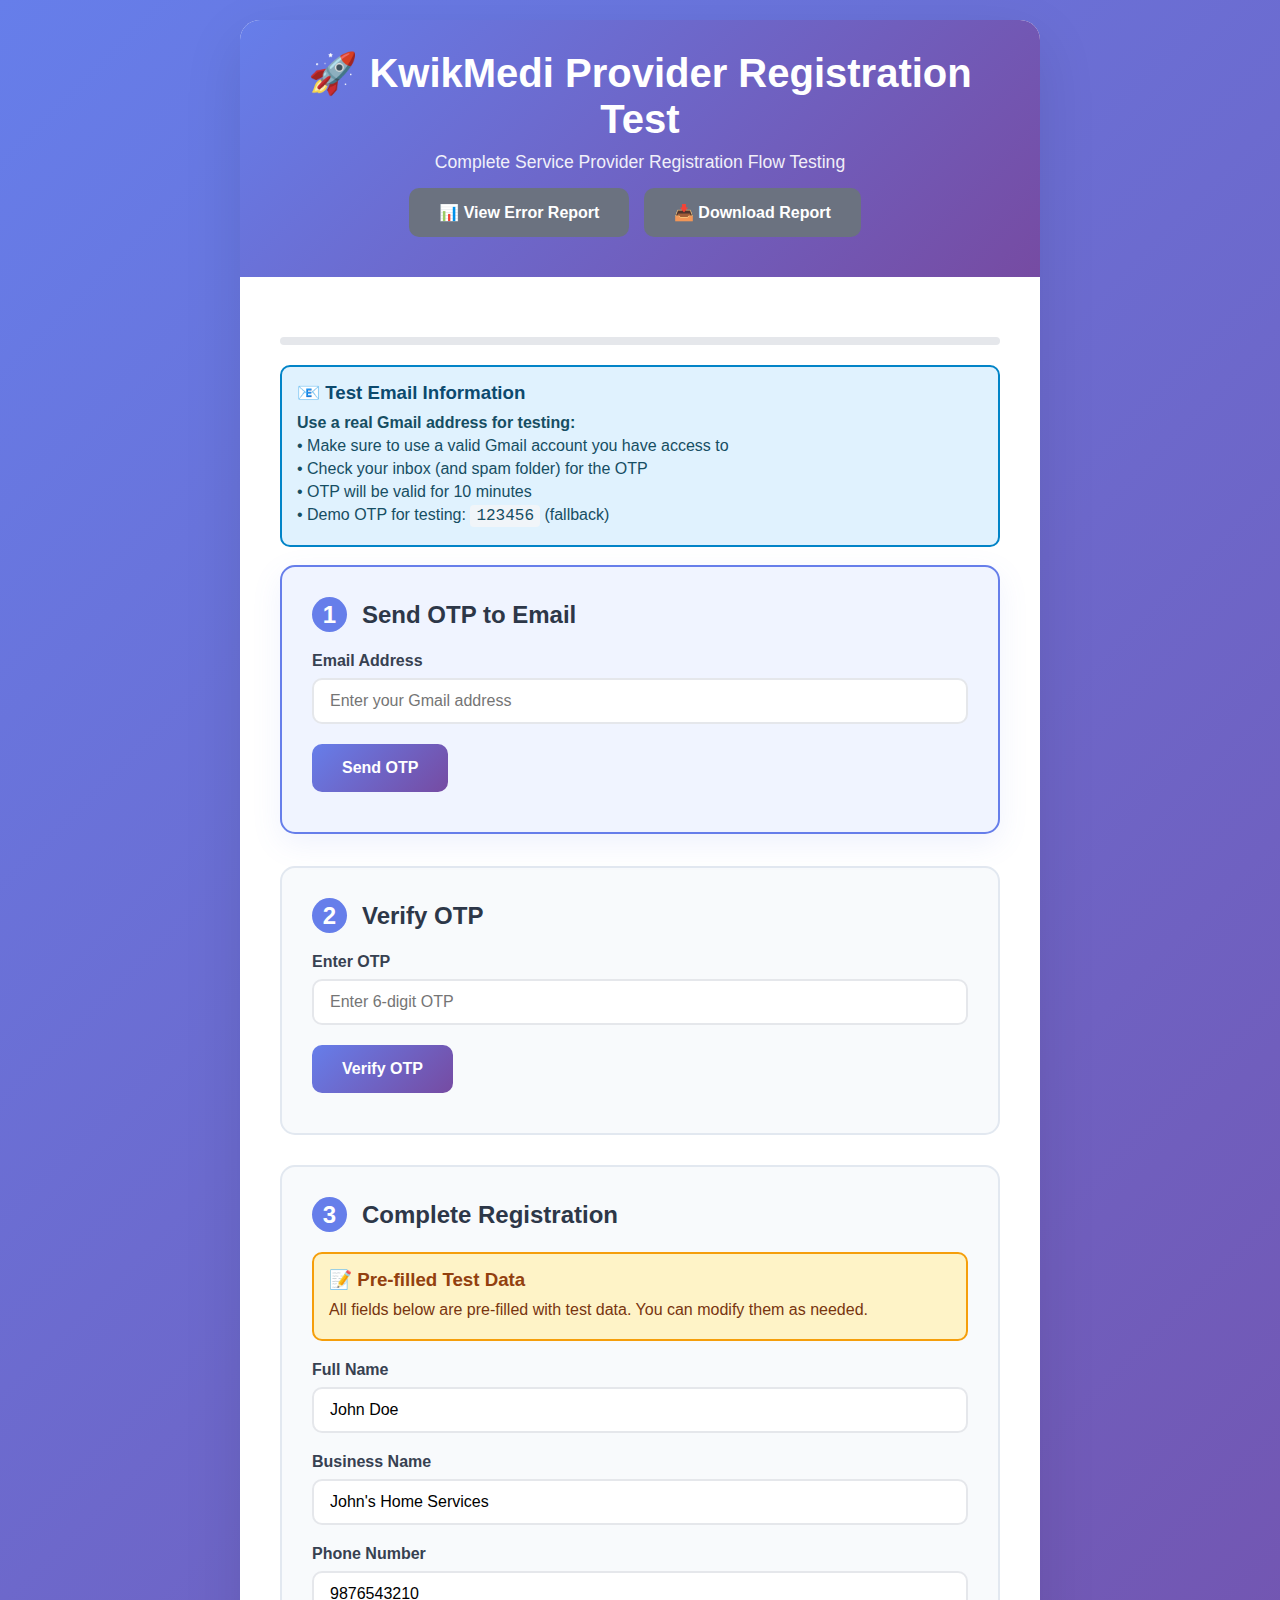
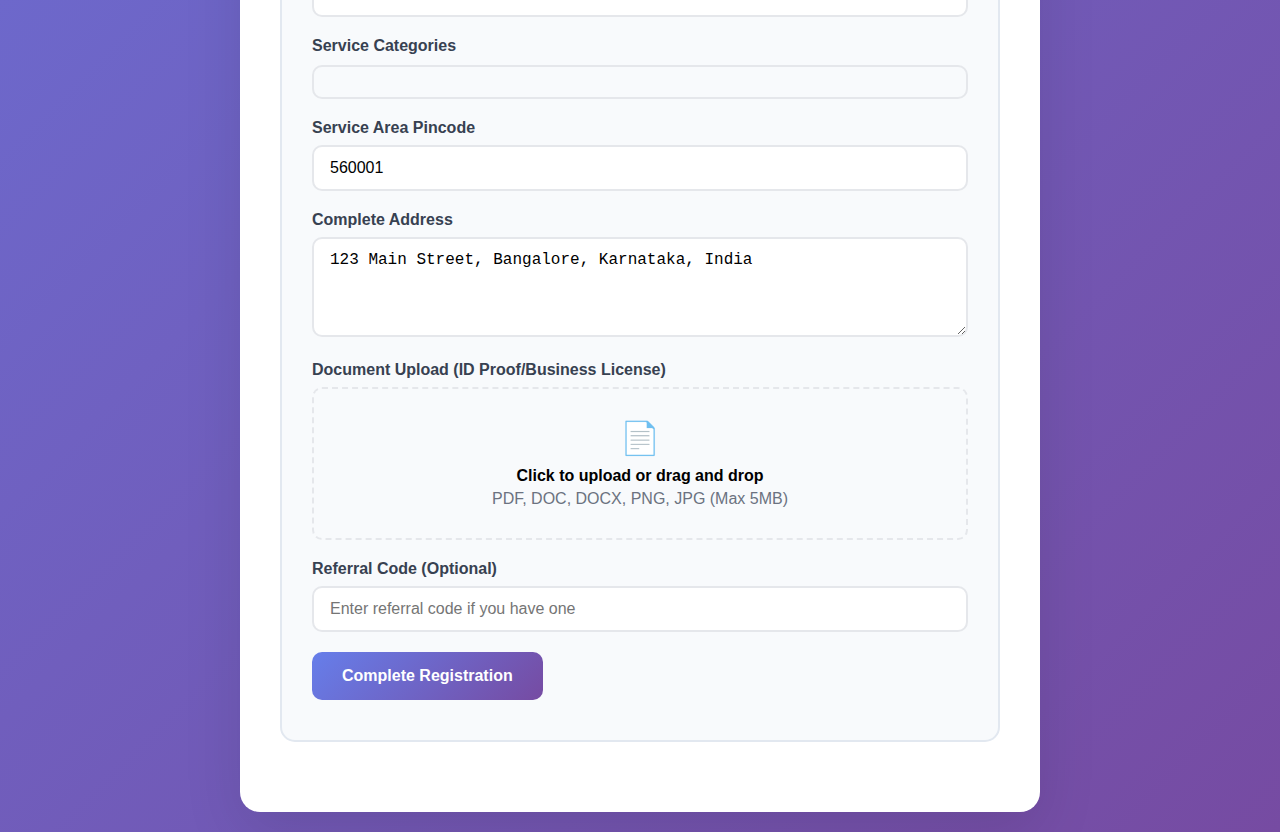
<file: test_provider_full_registration.html>
<!DOCTYPE html>
<html lang="en">
<head>
    <meta charset="UTF-8">
    <meta name="viewport" content="width=device-width, initial-scale=1.0">
    <title>KwikMedi - Service Provider Full Registration Test</title>
    <style>
        * {
            margin: 0;
            padding: 0;
            box-sizing: border-box;
        }

        body {
            font-family: 'Segoe UI', Tahoma, Geneva, Verdana, sans-serif;
            background: linear-gradient(135deg, #667eea 0%, #764ba2 100%);
            min-height: 100vh;
            padding: 20px;
        }

        .container {
            max-width: 800px;
            margin: 0 auto;
            background: white;
            border-radius: 20px;
            box-shadow: 0 20px 60px rgba(0, 0, 0, 0.1);
            overflow: hidden;
        }

        .header {
            background: linear-gradient(135deg, #667eea 0%, #764ba2 100%);
            color: white;
            text-align: center;
            padding: 30px;
        }

        .header h1 {
            font-size: 2.5rem;
            margin-bottom: 10px;
            font-weight: 700;
        }

        .header p {
            font-size: 1.1rem;
            opacity: 0.9;
        }

        .content {
            padding: 40px;
        }

        .step {
            background: #f8fafc;
            border: 2px solid #e2e8f0;
            border-radius: 15px;
            padding: 30px;
            margin-bottom: 30px;
            transition: all 0.3s ease;
        }

        .step.active {
            border-color: #667eea;
            background: #f0f4ff;
            transform: translateY(-2px);
            box-shadow: 0 10px 30px rgba(102, 126, 234, 0.1);
        }

        .step h2 {
            color: #2d3748;
            margin-bottom: 20px;
            font-size: 1.5rem;
            display: flex;
            align-items: center;
        }

        .step-number {
            background: #667eea;
            color: white;
            width: 35px;
            height: 35px;
            border-radius: 50%;
            display: flex;
            align-items: center;
            justify-content: center;
            margin-right: 15px;
            font-weight: bold;
        }

        .form-group {
            margin-bottom: 20px;
        }

        label {
            display: block;
            margin-bottom: 8px;
            font-weight: 600;
            color: #374151;
        }

        input, textarea, select {
            width: 100%;
            padding: 12px 16px;
            border: 2px solid #e5e7eb;
            border-radius: 10px;
            font-size: 1rem;
            transition: all 0.3s ease;
            background: white;
        }

        input:focus, textarea:focus, select:focus {
            outline: none;
            border-color: #667eea;
            box-shadow: 0 0 0 3px rgba(102, 126, 234, 0.1);
        }

        textarea {
            resize: vertical;
            min-height: 100px;
        }

        .checkbox-group {
            display: grid;
            grid-template-columns: repeat(auto-fit, minmax(200px, 1fr));
            gap: 10px;
            margin-top: 10px;
            max-height: 200px;
            overflow-y: auto;
            border: 2px solid #e5e7eb;
            border-radius: 10px;
            padding: 15px;
        }

        .checkbox-item {
            display: flex;
            align-items: center;
            padding: 8px;
            border-radius: 8px;
            transition: background-color 0.2s;
        }

        .checkbox-item:hover {
            background-color: #f3f4f6;
        }

        .checkbox-item input[type="checkbox"] {
            width: auto;
            margin-right: 10px;
            transform: scale(1.2);
        }

        .checkbox-item label {
            margin: 0;
            cursor: pointer;
            font-weight: 500;
        }

        .btn {
            background: linear-gradient(135deg, #667eea 0%, #764ba2 100%);
            color: white;
            padding: 15px 30px;
            border: none;
            border-radius: 10px;
            font-size: 1rem;
            font-weight: 600;
            cursor: pointer;
            transition: all 0.3s ease;
            margin-right: 10px;
            margin-bottom: 10px;
        }

        .btn:hover {
            transform: translateY(-2px);
            box-shadow: 0 10px 20px rgba(102, 126, 234, 0.3);
        }

        .btn:disabled {
            opacity: 0.5;
            cursor: not-allowed;
            transform: none;
            box-shadow: none;
        }

        .btn-secondary {
            background: #6b7280;
        }

        .btn-secondary:hover {
            background: #4b5563;
            box-shadow: 0 10px 20px rgba(107, 114, 128, 0.3);
        }

        .response {
            margin-top: 20px;
            padding: 15px;
            border-radius: 10px;
            font-weight: 500;
        }

        .response.success {
            background: #d1fae5;
            color: #065f46;
            border: 2px solid #10b981;
        }

        .response.error {
            background: #fee2e2;
            color: #991b1b;
            border: 2px solid #ef4444;
        }

        .response.info {
            background: #dbeafe;
            color: #1e40af;
            border: 2px solid #3b82f6;
        }

        .loading {
            display: inline-block;
            width: 20px;
            height: 20px;
            border: 3px solid #f3f3f3;
            border-top: 3px solid #667eea;
            border-radius: 50%;
            animation: spin 1s linear infinite;
            margin-right: 10px;
        }

        @keyframes spin {
            0% { transform: rotate(0deg); }
            100% { transform: rotate(360deg); }
        }

        .progress-bar {
            width: 100%;
            height: 8px;
            background: #e5e7eb;
            border-radius: 4px;
            margin: 20px 0;
            overflow: hidden;
        }

        .progress-fill {
            height: 100%;
            background: linear-gradient(135deg, #667eea 0%, #764ba2 100%);
            border-radius: 4px;
            transition: width 0.3s ease;
        }

        .file-upload {
            border: 2px dashed #e5e7eb;
            border-radius: 10px;
            padding: 30px;
            text-align: center;
            transition: all 0.3s ease;
            cursor: pointer;
        }

        .file-upload:hover {
            border-color: #667eea;
            background: #f8fafc;
        }

        .file-upload.dragover {
            border-color: #667eea;
            background: #f0f4ff;
        }

        .test-data {
            background: #fef3c7;
            border: 2px solid #f59e0b;
            border-radius: 10px;
            padding: 15px;
            margin-bottom: 20px;
        }

        .test-data h3 {
            color: #92400e;
            margin-bottom: 10px;
        }

        .test-data p {
            color: #78350f;
            margin: 5px 0;
        }

        .demo-email {
            background: #e0f2fe;
            border: 2px solid #0284c7;
            border-radius: 10px;
            padding: 15px;
            margin-bottom: 20px;
        }

        .demo-email h3 {
            color: #0c4a6e;
            margin-bottom: 10px;
        }

        .demo-email p {
            color: #164e63;
            margin: 5px 0;
        }

        .demo-email code {
            background: #f1f5f9;
            padding: 2px 6px;
            border-radius: 4px;
            font-family: 'Courier New', monospace;
        }
    </style>
</head>
<body>
    <div class="container">
        <div class="header">
            <h1>🚀 KwikMedi Provider Registration Test</h1>
            <p>Complete Service Provider Registration Flow Testing</p>
            <div style="margin-top: 15px;">
                <button class="btn btn-secondary" onclick="displayErrorReport()" style="margin-right: 10px;">📊 View Error Report</button>
                <button class="btn btn-secondary" onclick="downloadErrorReport()">📥 Download Report</button>
            </div>
        </div>

        <div class="content">
            <!-- Progress Bar -->
            <div class="progress-bar">
                <div class="progress-fill" id="progressFill" style="width: 0%"></div>
            </div>

            <!-- Demo Email Information -->
            <div class="demo-email">
                <h3>📧 Test Email Information</h3>
                <p><strong>Use a real Gmail address for testing:</strong></p>
                <p>• Make sure to use a valid Gmail account you have access to</p>
                <p>• Check your inbox (and spam folder) for the OTP</p>
                <p>• OTP will be valid for 10 minutes</p>
                <p>• Demo OTP for testing: <code>123456</code> (fallback)</p>
            </div>

            <!-- Step 1: Send OTP -->
            <div class="step active" id="step1">
                <h2><span class="step-number">1</span>Send OTP to Email</h2>
                
                <div class="form-group">
                    <label for="email">Email Address</label>
                    <input type="email" id="email" placeholder="Enter your Gmail address" required>
                </div>

                <button class="btn" onclick="sendOTP()">
                    <span id="sendOTPLoader"></span>
                    Send OTP
                </button>

                <div id="otpResponse" class="response" style="display: none;"></div>
            </div>

            <!-- Step 2: Verify OTP -->
            <div class="step" id="step2">
                <h2><span class="step-number">2</span>Verify OTP</h2>
                
                <div class="form-group">
                    <label for="otp">Enter OTP</label>
                    <input type="text" id="otp" placeholder="Enter 6-digit OTP" maxlength="6">
                </div>

                <button class="btn" onclick="verifyOTP()">
                    <span id="verifyOTPLoader"></span>
                    Verify OTP
                </button>

                <div id="verifyResponse" class="response" style="display: none;"></div>
            </div>

            <!-- Step 3: Complete Registration -->
            <div class="step" id="step3">
                <h2><span class="step-number">3</span>Complete Registration</h2>
                
                <div class="test-data">
                    <h3>📝 Pre-filled Test Data</h3>
                    <p>All fields below are pre-filled with test data. You can modify them as needed.</p>
                </div>

                <form id="registrationForm">
                    <div class="form-group">
                        <label for="name">Full Name</label>
                        <input type="text" id="name" name="name" value="John Doe" required>
                    </div>

                    <div class="form-group">
                        <label for="business_name">Business Name</label>
                        <input type="text" id="business_name" name="business_name" value="John's Home Services" required>
                    </div>

                    <div class="form-group">
                        <label for="phone_number">Phone Number</label>
                        <input type="tel" id="phone_number" name="phone_number" value="9876543210" required>
                    </div>

                    <div class="form-group">
                        <label for="service_type">Service Categories</label>
                        <div class="checkbox-group" id="serviceTypesContainer">
                            <!-- Service types will be loaded dynamically -->
                        </div>
                    </div>

                    <div class="form-group">
                        <label for="pincode">Service Area Pincode</label>
                        <input type="text" id="pincode" name="pincode" value="560001" maxlength="6" required>
                    </div>

                    <div class="form-group">
                        <label for="address">Complete Address</label>
                        <textarea id="address" name="address" required>123 Main Street, Bangalore, Karnataka, India</textarea>
                    </div>

                    <div class="form-group">
                        <label for="document">Document Upload (ID Proof/Business License)</label>
                        <div class="file-upload" onclick="document.getElementById('document').click()">
                            <input type="file" id="document" name="document" accept=".pdf,.doc,.docx,.png,.jpg,.jpeg" style="display: none;" onchange="handleFileUpload(this)">
                            <div id="fileUploadText">
                                <div style="font-size: 2rem; margin-bottom: 10px;">📄</div>
                                <p><strong>Click to upload or drag and drop</strong></p>
                                <p style="color: #6b7280; margin-top: 5px;">PDF, DOC, DOCX, PNG, JPG (Max 5MB)</p>
                            </div>
                        </div>
                    </div>

                    <div class="form-group">
                        <label for="referral">Referral Code (Optional)</label>
                        <input type="text" id="referral" name="referral" placeholder="Enter referral code if you have one">
                    </div>

                    <button type="button" class="btn" onclick="completeRegistration()">
                        <span id="registerLoader"></span>
                        Complete Registration
                    </button>
                </form>

                <div id="registerResponse" class="response" style="display: none;"></div>
            </div>

            <!-- Step 4: Results -->
            <div class="step" id="step4" style="display: none;">
                <h2><span class="step-number">✓</span>Registration Complete!</h2>
                <div class="response success">
                    <p><strong>🎉 Congratulations!</strong></p>
                    <p>Your service provider registration has been completed successfully!</p>
                    <p>Please wait for admin approval to start receiving service requests.</p>
                </div>

                <button class="btn btn-secondary" onclick="resetTest()">Reset Test</button>
            </div>

            <!-- Error Report Section -->
            <div class="step" id="errorReportSection" style="display: none;">
                <h2><span class="step-number">📊</span>Error Report & Diagnostics</h2>
                
                <div class="test-data">
                    <h3>🔍 Known Issues & Solutions</h3>
                    <div style="text-align: left;">
                        <p><strong>1. CORS Issues:</strong></p>
                        <ul style="margin-left: 20px; margin-bottom: 15px;">
                            <li>Error: "Load failed" or "CORS policy" errors</li>
                            <li>Solution: Ensure backend server is running with CORS enabled</li>
                            <li>Check: Backend should be accessible at http://localhost:5001</li>
                        </ul>
                        
                        <p><strong>2. Network Connectivity:</strong></p>
                        <ul style="margin-left: 20px; margin-bottom: 15px;">
                            <li>Error: "Failed to fetch" or connection refused</li>
                            <li>Solution: Start backend server with: <code>python3 app.py</code></li>
                            <li>Check: Verify port 5001 is not blocked by firewall</li>
                        </ul>
                        
                        <p><strong>3. Database Connection:</strong></p>
                        <ul style="margin-left: 20px; margin-bottom: 15px;">
                            <li>Error: "Database connection failed"</li>
                            <li>Solution: Ensure MySQL database is running and configured</li>
                            <li>Check: Database credentials in app.py configuration</li>
                        </ul>
                        
                        <p><strong>4. File Upload Issues:</strong></p>
                        <ul style="margin-left: 20px; margin-bottom: 15px;">
                            <li>Error: "Document upload failed"</li>
                            <li>Solution: Check file size (max 5MB) and format (PDF, DOC, PNG, JPG)</li>
                            <li>Check: Ensure uploads directory has write permissions</li>
                        </ul>
                        
                        <p><strong>5. Email/OTP Issues:</strong></p>
                        <ul style="margin-left: 20px; margin-bottom: 15px;">
                            <li>Error: "OTP not received" or "Email sending failed"</li>
                            <li>Solution: Check email configuration in backend</li>
                            <li>Fallback: Use test OTP "123456" for development</li>
                        </ul>
                    </div>
                </div>

                <div class="demo-email">
                    <h3>🛠️ Troubleshooting Steps</h3>
                    <div style="text-align: left;">
                        <p><strong>Step 1: Check Backend Status</strong></p>
                        <p>• Open terminal and run: <code>curl http://localhost:5001/user/categories</code></p>
                        <p>• Should return JSON with categories list</p>
                        
                        <p><strong>Step 2: Check Frontend Status</strong></p>
                        <p>• Open browser and go to: <code>http://localhost:5173</code></p>
                        <p>• Should load the React application</p>
                        
                        <p><strong>Step 3: Check Database</strong></p>
                        <p>• Ensure MySQL is running</p>
                        <p>• Check database connection in backend logs</p>
                        
                        <p><strong>Step 4: Check File Permissions</strong></p>
                        <p>• Ensure uploads directory exists and is writable</p>
                        <p>• Check backend logs for file upload errors</p>
                    </div>
                </div>

                <div class="form-group">
                    <label>System Information</label>
                    <div style="background: #f3f4f6; padding: 15px; border-radius: 8px; font-family: monospace; font-size: 12px;">
                        <div id="systemInfo">Loading system information...</div>
                    </div>
                </div>

                <button class="btn" onclick="runDiagnostics()">🔧 Run Full Diagnostics</button>
                <button class="btn btn-secondary" onclick="document.getElementById('errorReportSection').style.display='none'">Close Report</button>
            </div>
        </div>
    </div>

    <script>
        let currentStep = 1;
        let providerEmail = '';
        let serviceTypes = [];
        
        // Error tracking and reporting
        const errorReport = {
            timestamp: new Date().toISOString(),
            errors: [],
            warnings: [],
            steps: {
                step1: { status: 'pending', errors: [], timestamp: null },
                step2: { status: 'pending', errors: [], timestamp: null },
                step3: { status: 'pending', errors: [], timestamp: null }
            },
            networkIssues: [],
            validationErrors: [],
            backendStatus: 'unknown'
        };

        // Error reporting functions
        function logError(step, error, details = {}) {
            const errorEntry = {
                step: step,
                error: error,
                details: details,
                timestamp: new Date().toISOString(),
                userAgent: navigator.userAgent,
                url: window.location.href
            };
            
            errorReport.errors.push(errorEntry);
            errorReport.steps[step].errors.push(errorEntry);
            
            console.error(`[${step}] ${error}`, details);
        }

        function logWarning(step, warning, details = {}) {
            const warningEntry = {
                step: step,
                warning: warning,
                details: details,
                timestamp: new Date().toISOString()
            };
            
            errorReport.warnings.push(warningEntry);
            console.warn(`[${step}] ${warning}`, details);
        }

        function logNetworkIssue(url, error, response = null) {
            const networkIssue = {
                url: url,
                error: error,
                response: response,
                timestamp: new Date().toISOString()
            };
            
            errorReport.networkIssues.push(networkIssue);
            console.error(`[NETWORK] ${url}: ${error}`, response);
        }

        function logValidationError(field, error, value = null) {
            const validationError = {
                field: field,
                error: error,
                value: value,
                timestamp: new Date().toISOString()
            };
            
            errorReport.validationErrors.push(validationError);
            console.error(`[VALIDATION] ${field}: ${error}`, value);
        }

        function logInfo(message, details = {}) {
            console.info(`[INFO] ${message}`, details);
        }

        function updateStepStatus(step, status, error = null) {
            errorReport.steps[step].status = status;
            errorReport.steps[step].timestamp = new Date().toISOString();
            
            if (error) {
                logError(step, error);
            }
        }

        function generateErrorReport() {
            const report = {
                ...errorReport,
                summary: {
                    totalErrors: errorReport.errors.length,
                    totalWarnings: errorReport.warnings.length,
                    networkIssues: errorReport.networkIssues.length,
                    validationErrors: errorReport.validationErrors.length,
                    completedSteps: Object.values(errorReport.steps).filter(s => s.status === 'completed').length,
                    failedSteps: Object.values(errorReport.steps).filter(s => s.status === 'failed').length
                }
            };
            
            return report;
        }

        function displayErrorReport() {
            // Show the full error report section
            document.getElementById('errorReportSection').style.display = 'block';
            document.getElementById('errorReportSection').scrollIntoView({ behavior: 'smooth' });
            
            // Update system information
            updateSystemInfo();
        }

        function updateSystemInfo() {
            const systemInfo = document.getElementById('systemInfo');
            const info = {
                userAgent: navigator.userAgent,
                platform: navigator.platform,
                language: navigator.language,
                cookieEnabled: navigator.cookieEnabled,
                onLine: navigator.onLine,
                timestamp: new Date().toISOString(),
                url: window.location.href,
                referrer: document.referrer,
                screen: {
                    width: screen.width,
                    height: screen.height,
                    colorDepth: screen.colorDepth
                },
                viewport: {
                    width: window.innerWidth,
                    height: window.innerHeight
                }
            };
            
            systemInfo.innerHTML = JSON.stringify(info, null, 2);
        }

        async function runDiagnostics() {
            const diagnostics = {
                timestamp: new Date().toISOString(),
                tests: {}
            };
            
            // Test 1: Backend connectivity
            try {
                const response = await fetch('http://localhost:5001/user/categories', {
                    method: 'GET',
                    headers: { 'Content-Type': 'application/json' },
                    mode: 'cors'
                });
                
                diagnostics.tests.backendConnectivity = {
                    status: response.ok ? 'pass' : 'fail',
                    statusCode: response.status,
                    responseTime: Date.now(),
                    details: response.ok ? 'Backend is accessible' : `HTTP ${response.status}`
                };
            } catch (error) {
                diagnostics.tests.backendConnectivity = {
                    status: 'fail',
                    error: error.message,
                    details: 'Backend server is not accessible'
                };
            }
            
            // Test 2: CORS support
            try {
                const response = await fetch('http://localhost:5001/user/categories', {
                    method: 'OPTIONS',
                    headers: { 'Content-Type': 'application/json' },
                    mode: 'cors'
                });
                
                diagnostics.tests.corsSupport = {
                    status: response.ok ? 'pass' : 'fail',
                    statusCode: response.status,
                    details: response.ok ? 'CORS is properly configured' : 'CORS issues detected'
                };
            } catch (error) {
                diagnostics.tests.corsSupport = {
                    status: 'fail',
                    error: error.message,
                    details: 'CORS test failed'
                };
            }
            
            // Test 3: Service types endpoint
            try {
                const response = await fetch('http://localhost:5001/user/categories');
                const data = await response.json();
                
                diagnostics.tests.serviceTypesEndpoint = {
                    status: (response.ok && data.success && data.categories) ? 'pass' : 'fail',
                    statusCode: response.status,
                    categoriesCount: data.categories ? data.categories.length : 0,
                    details: data.success ? 'Service types loaded successfully' : 'Invalid response format'
                };
            } catch (error) {
                diagnostics.tests.serviceTypesEndpoint = {
                    status: 'fail',
                    error: error.message,
                    details: 'Service types endpoint failed'
                };
            }
            
            // Test 4: File upload capability
            try {
                const testFile = new File(['test content'], 'test.txt', { type: 'text/plain' });
                const formData = new FormData();
                formData.append('test', testFile);
                
                diagnostics.tests.fileUploadCapability = {
                    status: 'pass',
                    details: 'File upload capability is available',
                    supportedTypes: ['text/plain', 'application/pdf', 'image/png', 'image/jpeg']
                };
            } catch (error) {
                diagnostics.tests.fileUploadCapability = {
                    status: 'fail',
                    error: error.message,
                    details: 'File upload capability test failed'
                };
            }
            
            // Display diagnostics results
            const report = generateErrorReport();
            const diagnosticsHTML = `
                <div style="background: #f3f4f6; padding: 15px; border-radius: 8px; margin-top: 15px;">
                    <h4>🔧 Diagnostic Results</h4>
                    <div style="font-family: monospace; font-size: 12px;">
                        ${Object.entries(diagnostics.tests).map(([test, result]) => `
                            <div style="margin: 5px 0; padding: 5px; border-radius: 4px; background: ${result.status === 'pass' ? '#d1fae5' : '#fee2e2'};">
                                <strong>${test}:</strong> ${result.status === 'pass' ? '✅' : '❌'} ${result.details}
                                ${result.statusCode ? ` (${result.statusCode})` : ''}
                            </div>
                        `).join('')}
                    </div>
                </div>
            `;
            
            document.getElementById('errorReportSection').insertAdjacentHTML('beforeend', diagnosticsHTML);
            
            // Add to error report
            errorReport.diagnostics = diagnostics;
        }

        function downloadErrorReport() {
            const report = generateErrorReport();
            const blob = new Blob([JSON.stringify(report, null, 2)], { type: 'application/json' });
            const url = URL.createObjectURL(blob);
            const a = document.createElement('a');
            a.href = url;
            a.download = `KwikMedi-error-report-${new Date().toISOString().split('T')[0]}.json`;
            document.body.appendChild(a);
            a.click();
            document.body.removeChild(a);
            URL.revokeObjectURL(url);
        }

        // Global error handler
        window.addEventListener('error', function(event) {
            logError('global', event.error?.message || event.message, {
                filename: event.filename,
                lineno: event.lineno,
                colno: event.colno,
                stack: event.error?.stack
            });
            displayErrorReport();
        });

        window.addEventListener('unhandledrejection', function(event) {
            logError('global', 'Unhandled Promise Rejection', {
                reason: event.reason?.toString(),
                stack: event.reason?.stack
            });
            displayErrorReport();
            
            // Prevent the default behavior (console error)
            event.preventDefault();
        });

        // Additional error handling for fetch operations
        const originalFetch = window.fetch;
        window.fetch = function(...args) {
            return originalFetch.apply(this, args)
                .then(response => {
                    if (!response.ok) {
                        logNetworkIssue(args[0], `HTTP ${response.status}: ${response.statusText}`, {
                            status: response.status,
                            statusText: response.statusText
                        });
                    }
                    return response;
                })
                .catch(error => {
                    logNetworkIssue(args[0], error.message, error);
                    throw error;
                });
        };

        // Initialize the test
        document.addEventListener('DOMContentLoaded', function() {
            loadServiceTypes();
            setupFileUpload();
        });

        // Load service categories
        async function loadServiceTypes() {
            try {
                const response = await fetch('http://localhost:5001/user/categories', {
                    method: 'GET',
                    headers: {
                        'Content-Type': 'application/json',
                    },
                    mode: 'cors'
                });
                
                if (!response.ok) {
                    const errorMsg = `HTTP error! status: ${response.status}`;
                    logNetworkIssue('http://localhost:5001/user/categories', errorMsg, {
                        status: response.status,
                        statusText: response.statusText
                    });
                    throw new Error(errorMsg);
                }
                
                const data = await response.json();
                
                // Handle both response formats (with and without success field)
                if ((data.success && data.categories) || data.categories) {
                    serviceTypes = data.categories;
                    renderServiceTypes();
                    logInfo('Service types loaded successfully', { count: data.categories.length });
                } else {
                    const errorMsg = 'Invalid response format from categories API';
                    logError('initialization', errorMsg, { response: data });
                    throw new Error(errorMsg);
                }
            } catch (error) {
                logError('initialization', 'Failed to load service types', {
                    error: error.message,
                    stack: error.stack
                });
                
                // Use fallback data
                serviceTypes = [
                    { name: 'Plumbing' },
                    { name: 'Electrical' },
                    { name: 'AC Repair' },
                    { name: 'Carpentry' },
                    { name: 'Painting' },
                    { name: 'Cleaning' },
                    { name: 'Pest Control' },
                    { name: 'Appliance Repair' },
                    { name: 'Home Appliances' },
                    { name: 'Beauty & Spa' }
                ];
                renderServiceTypes();
                logWarning('initialization', 'Using fallback service types', { count: serviceTypes.length });
            }
        }

        // Render service types as checkboxes
        function renderServiceTypes() {
            const container = document.getElementById('serviceTypesContainer');
            container.innerHTML = '';
            
            serviceTypes.forEach((service, index) => {
                const div = document.createElement('div');
                div.className = 'checkbox-item';
                
                div.innerHTML = `
                    <input type="checkbox" id="service_${index}" name="service_type" value="${service.name}" ${index < 3 ? 'checked' : ''}>
                    <label for="service_${index}">${service.name}</label>
                `;
                
                container.appendChild(div);
            });
        }

        // Setup file upload drag and drop
        function setupFileUpload() {
            const fileUpload = document.querySelector('.file-upload');
            
            fileUpload.addEventListener('dragover', function(e) {
                e.preventDefault();
                this.classList.add('dragover');
            });
            
            fileUpload.addEventListener('dragleave', function(e) {
                e.preventDefault();
                this.classList.remove('dragover');
            });
            
            fileUpload.addEventListener('drop', function(e) {
                e.preventDefault();
                this.classList.remove('dragover');
                
                const files = e.dataTransfer.files;
                if (files.length > 0) {
                    document.getElementById('document').files = files;
                    handleFileUpload(document.getElementById('document'));
                }
            });
        }

        // Handle file upload
        function handleFileUpload(input) {
            const file = input.files[0];
            const textElement = document.getElementById('fileUploadText');
            
            if (file) {
                textElement.innerHTML = `
                    <div style="font-size: 2rem; margin-bottom: 10px;">✅</div>
                    <p><strong>File Selected: ${file.name}</strong></p>
                    <p style="color: #6b7280; margin-top: 5px;">Size: ${(file.size / 1024 / 1024).toFixed(2)} MB</p>
                `;
            }
        }

        // Step 1: Send OTP
        async function sendOTP() {
            const email = document.getElementById('email').value.trim();
            const loader = document.getElementById('sendOTPLoader');
            const response = document.getElementById('otpResponse');
            
            if (!email) {
                logValidationError('email', 'Email address is required');
                showResponse('otpResponse', 'Please enter an email address', 'error');
                return;
            }
            
            if (!isValidEmail(email)) {
                logValidationError('email', 'Invalid email format', email);
                showResponse('otpResponse', 'Please enter a valid email address', 'error');
                return;
            }
            
            loader.innerHTML = '<div class="loading"></div>';
            updateStepStatus('step1', 'in_progress');
            
            try {
                const res = await fetch('http://localhost:5001/provider/send-otp', {
                    method: 'POST',
                    headers: {
                        'Content-Type': 'application/json'
                    },
                    body: JSON.stringify({ email })
                });
                
                if (!res.ok) {
                    const errorMsg = `HTTP error! status: ${res.status}`;
                    logNetworkIssue('http://localhost:5001/provider/send-otp', errorMsg, {
                        status: res.status,
                        statusText: res.statusText,
                        email: email
                    });
                    throw new Error(errorMsg);
                }
                
                const data = await res.json();
                
                if (data.success) {
                    providerEmail = email;
                    updateStepStatus('step1', 'completed');
                    showResponse('otpResponse', `✅ OTP sent successfully to ${email}! Check your inbox (and spam folder). Test OTP: ${data.otp || '123456'}`, 'success');
                    activateStep(2);
                    updateProgress(33);
                    logInfo('OTP sent successfully', { email: email, otp: data.otp });
                } else {
                    const errorMsg = data.message || 'Unknown error';
                    logError('step1', 'OTP send failed', { email: email, response: data });
                    updateStepStatus('step1', 'failed', errorMsg);
                    showResponse('otpResponse', `❌ ${errorMsg}`, 'error');
                }
            } catch (error) {
                const errorMsg = `Failed to send OTP: ${error.message}`;
                logError('step1', errorMsg, { 
                    email: email, 
                    error: error.message,
                    stack: error.stack 
                });
                updateStepStatus('step1', 'failed', errorMsg);
                showResponse('otpResponse', '❌ Failed to send OTP. Please check if the backend server is running.', 'error');
                displayErrorReport();
            } finally {
                loader.innerHTML = '';
            }
        }

        // Step 2: Verify OTP
        async function verifyOTP() {
            const otp = document.getElementById('otp').value.trim();
            const loader = document.getElementById('verifyOTPLoader');
            
            if (!otp) {
                showResponse('verifyResponse', 'Please enter the OTP', 'error');
                return;
            }
            
            if (!providerEmail) {
                showResponse('verifyResponse', 'Please send OTP first', 'error');
                return;
            }
            
            loader.innerHTML = '<div class="loading"></div>';
            
            try {
                const res = await fetch('http://localhost:5001/provider/verify-otp', {
                    method: 'POST',
                    headers: {
                        'Content-Type': 'application/json'
                    },
                    body: JSON.stringify({ 
                        email: providerEmail, 
                        otp: otp 
                    })
                });
                
                const data = await res.json();
                
                if (data.success) {
                    if (data.is_existing) {
                        showResponse('verifyResponse', '✅ Login successful! You are already registered.', 'success');
                        document.getElementById('step4').style.display = 'block';
                        updateProgress(100);
                    } else {
                        showResponse('verifyResponse', '✅ OTP verified successfully! Please complete your registration.', 'success');
                        document.getElementById('email').value = data.email;
                        activateStep(3);
                        updateProgress(66);
                    }
                } else {
                    showResponse('verifyResponse', `❌ ${data.message}`, 'error');
                }
            } catch (error) {
                console.error('Error verifying OTP:', error);
                showResponse('verifyResponse', '❌ Failed to verify OTP. Please try again.', 'error');
            } finally {
                loader.innerHTML = '';
            }
        }

        // Step 3: Complete Registration
        async function completeRegistration() {
            const loader = document.getElementById('registerLoader');
            const form = document.getElementById('registrationForm');
            const formData = new FormData();
            
            try {
                // Get form data
                const name = document.getElementById('name').value.trim();
                const business_name = document.getElementById('business_name').value.trim();
                const phone_number = document.getElementById('phone_number').value.trim();
                const pincode = document.getElementById('pincode').value.trim();
                const address = document.getElementById('address').value.trim();
                const referral = document.getElementById('referral').value.trim();
                const documentFile = document.getElementById('document').files[0];
                
                logInfo('Starting registration process', { 
                    name, business_name, phone_number, pincode, 
                    hasDocument: !!documentFile, referral 
                });
            
                // Get selected service types
                const selectedServices = [];
                const serviceCheckboxes = document.querySelectorAll('input[name="service_type"]:checked');
                serviceCheckboxes.forEach(checkbox => {
                    selectedServices.push(checkbox.value);
                });
                
                logInfo('Selected services', { selectedServices });
                
                // Validation
                if (!name || !business_name || !phone_number || !pincode || !address) {
                    const errorMsg = 'Please fill in all required fields';
                    logValidationError('form', errorMsg);
                    showResponse('registerResponse', `❌ ${errorMsg}`, 'error');
                    return;
                }
                
                if (selectedServices.length === 0) {
                    const errorMsg = 'Please select at least one service category';
                    logValidationError('service_type', errorMsg);
                    showResponse('registerResponse', `❌ ${errorMsg}`, 'error');
                    return;
                }
                
                if (!documentFile) {
                    const errorMsg = 'Please upload a document';
                    logValidationError('document', errorMsg);
                    showResponse('registerResponse', `❌ ${errorMsg}`, 'error');
                    return;
                }
                
                if (pincode.length !== 6 || !/^\d{6}$/.test(pincode)) {
                    const errorMsg = 'Please enter a valid 6-digit pincode';
                    logValidationError('pincode', errorMsg, pincode);
                    showResponse('registerResponse', `❌ ${errorMsg}`, 'error');
                    return;
                }
                
                if (phone_number.length !== 10 || !/^\d{10}$/.test(phone_number)) {
                    const errorMsg = 'Please enter a valid 10-digit phone number';
                    logValidationError('phone_number', errorMsg, phone_number);
                    showResponse('registerResponse', `❌ ${errorMsg}`, 'error');
                    return;
                }
                
                loader.innerHTML = '<div class="loading"></div>';
                updateStepStatus('step3', 'in_progress');
                
                // Prepare form data
                formData.append('name', name);
                formData.append('email', providerEmail);
                formData.append('business_name', business_name);
                formData.append('phone_number', phone_number);
                formData.append('pincode', pincode);
                formData.append('address', address);
                formData.append('document', documentFile);
                
                if (referral) {
                    formData.append('referral', referral);
                }
                
                // Append service types
                selectedServices.forEach(service => {
                    formData.append('service_type[]', service);
                });
                
                logInfo('Sending registration request', { 
                    email: providerEmail, 
                    serviceCount: selectedServices.length,
                    hasDocument: !!documentFile 
                });
                
                const res = await fetch('http://localhost:5001/provider/register', {
                    method: 'POST',
                    body: formData
                });
                
                if (!res.ok) {
                    const errorMsg = `HTTP error! status: ${res.status}`;
                    logNetworkIssue('http://localhost:5001/provider/register', errorMsg, {
                        status: res.status,
                        statusText: res.statusText
                    });
                    throw new Error(errorMsg);
                }
                
                let data;
                try {
                    const responseText = await res.text();
                    logInfo('Raw response received', { responseText: responseText.substring(0, 200) });
                    data = JSON.parse(responseText);
                } catch (parseError) {
                    logError('step3', 'Failed to parse response', { 
                        parseError: parseError.message,
                        responseText: responseText || 'No response text available'
                    });
                    throw new Error('Invalid response format from server');
                }
                
                logInfo('Registration response received', { success: data.success, message: data.message });
                
                if (data.success) {
                    updateStepStatus('step3', 'completed');
                    showResponse('registerResponse', '🎉 Registration completed successfully! Please wait for admin approval.', 'success');
                    document.getElementById('step4').style.display = 'block';
                    updateProgress(100);
                    
                    // Auto-scroll to results
                    setTimeout(() => {
                        document.getElementById('step4').scrollIntoView({ behavior: 'smooth' });
                    }, 1000);
                } else {
                    const errorMsg = data.message || 'Registration failed';
                    logError('step3', 'Registration failed', { response: data });
                    updateStepStatus('step3', 'failed', errorMsg);
                    showResponse('registerResponse', `❌ ${errorMsg}`, 'error');
                }
            } catch (error) {
                const errorMsg = `Failed to complete registration: ${error.message}`;
                logError('step3', errorMsg, { 
                    error: error.message,
                    stack: error.stack 
                });
                updateStepStatus('step3', 'failed', errorMsg);
                showResponse('registerResponse', `❌ ${errorMsg}`, 'error');
                displayErrorReport();
            } finally {
                loader.innerHTML = '';
            }
        }

        // Utility functions
        function isValidEmail(email) {
            const emailRegex = /^[^\s@]+@[^\s@]+\.[^\s@]+$/;
            return emailRegex.test(email);
        }

        function showResponse(elementId, message, type) {
            const element = document.getElementById(elementId);
            element.textContent = message;
            element.className = `response ${type}`;
            element.style.display = 'block';
        }

        function activateStep(stepNumber) {
            // Remove active class from all steps
            document.querySelectorAll('.step').forEach(step => {
                step.classList.remove('active');
            });
            
            // Add active class to current step
            document.getElementById(`step${stepNumber}`).classList.add('active');
            currentStep = stepNumber;
        }

        function updateProgress(percentage) {
            document.getElementById('progressFill').style.width = `${percentage}%`;
        }

        function resetTest() {
            // Reset all form fields
            document.getElementById('email').value = '';
            document.getElementById('otp').value = '';
            document.getElementById('registrationForm').reset();
            
            // Reset state
            currentStep = 1;
            providerEmail = '';
            
            // Reset error report
            errorReport.errors = [];
            errorReport.warnings = [];
            errorReport.networkIssues = [];
            errorReport.validationErrors = [];
            errorReport.steps = {
                step1: { status: 'pending', errors: [], timestamp: null },
                step2: { status: 'pending', errors: [], timestamp: null },
                step3: { status: 'pending', errors: [], timestamp: null }
            };
            
            // Reset UI
            document.querySelectorAll('.response').forEach(el => {
                el.style.display = 'none';
            });
            
            document.getElementById('step4').style.display = 'none';
            document.getElementById('errorReportSection').style.display = 'none';
            
            // Remove any floating error reports
            const existingReport = document.getElementById('errorReport');
            if (existingReport) {
                existingReport.remove();
            }
            
            activateStep(1);
            updateProgress(0);
            
            // Reset file upload
            document.getElementById('fileUploadText').innerHTML = `
                <div style="font-size: 2rem; margin-bottom: 10px;">📄</div>
                <p><strong>Click to upload or drag and drop</strong></p>
                <p style="color: #6b7280; margin-top: 5px;">PDF, DOC, DOCX, PNG, JPG (Max 5MB)</p>
            `;
            
            // Reload service types and pre-select some
            renderServiceTypes();
            
            // Scroll to top
            window.scrollTo({ top: 0, behavior: 'smooth' });
            
            logInfo('Test reset completed');
        }
    </script>
</body>
</html>
</file>
